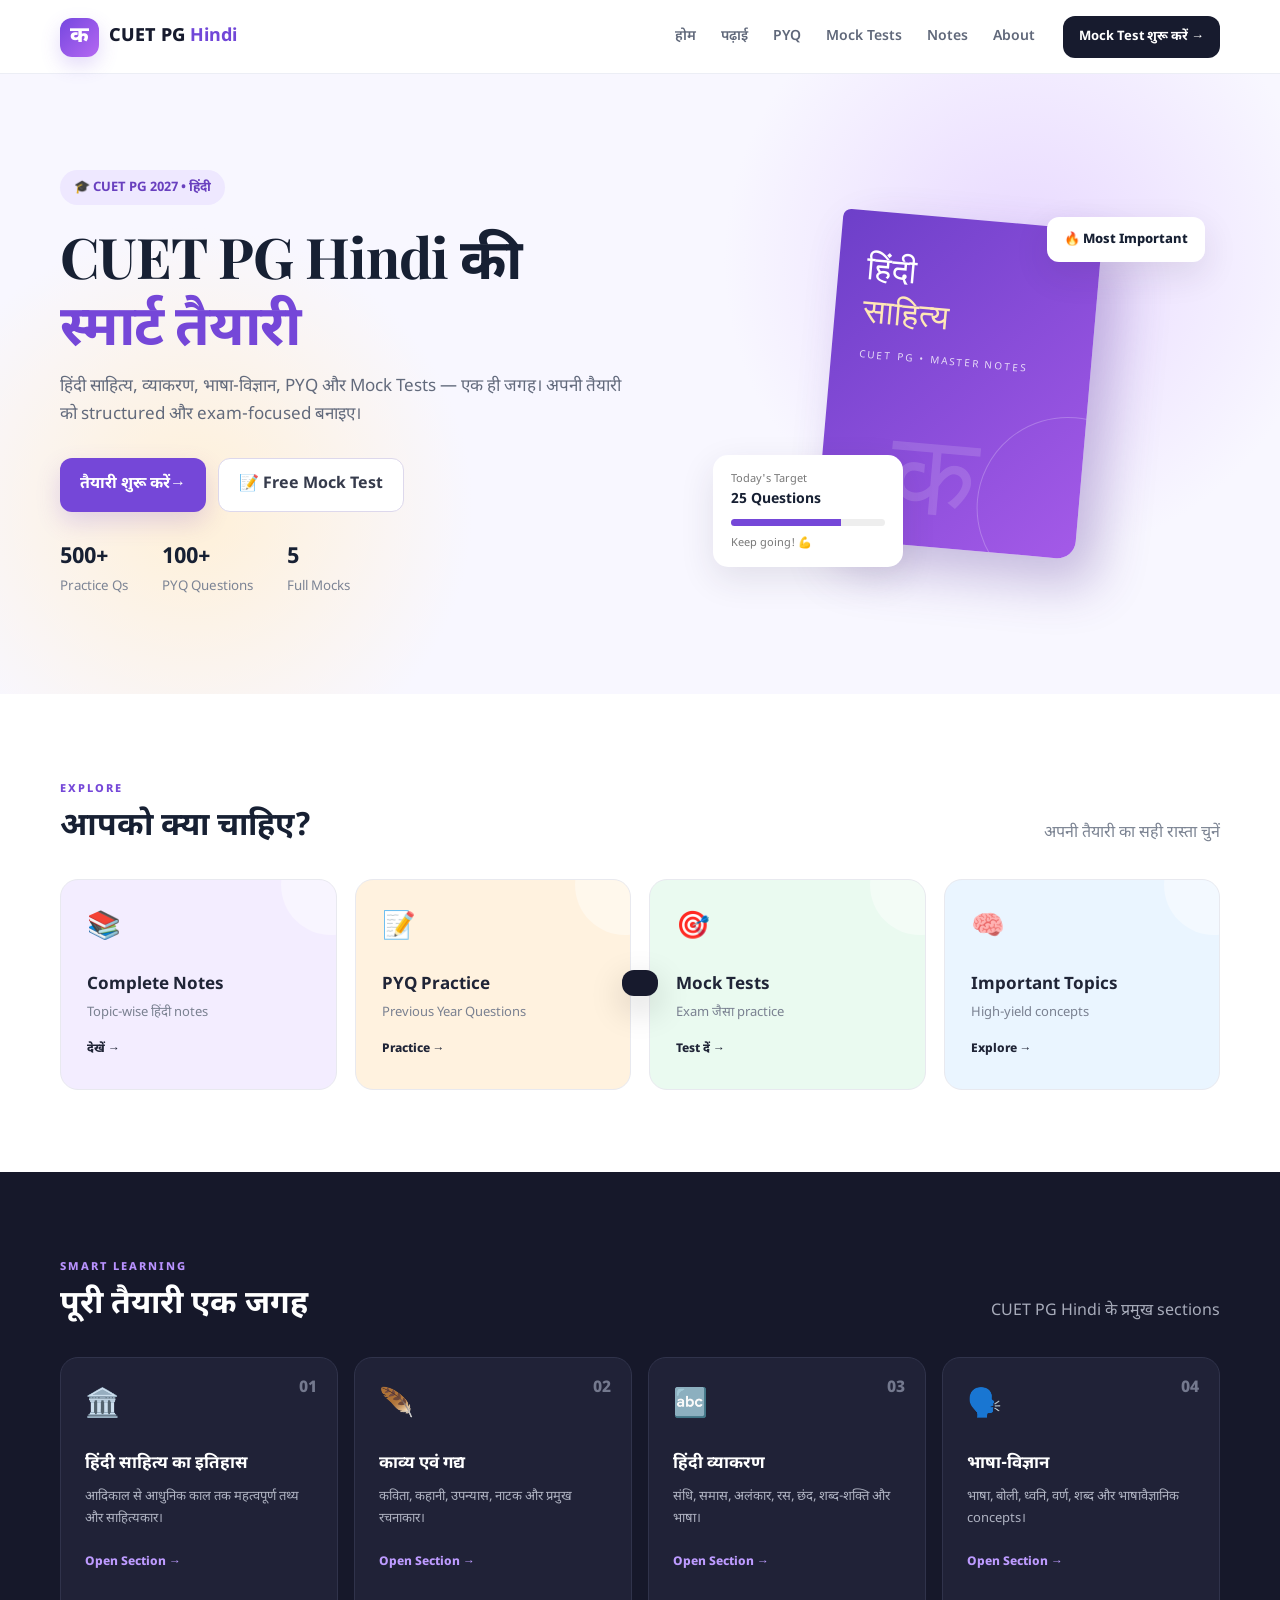
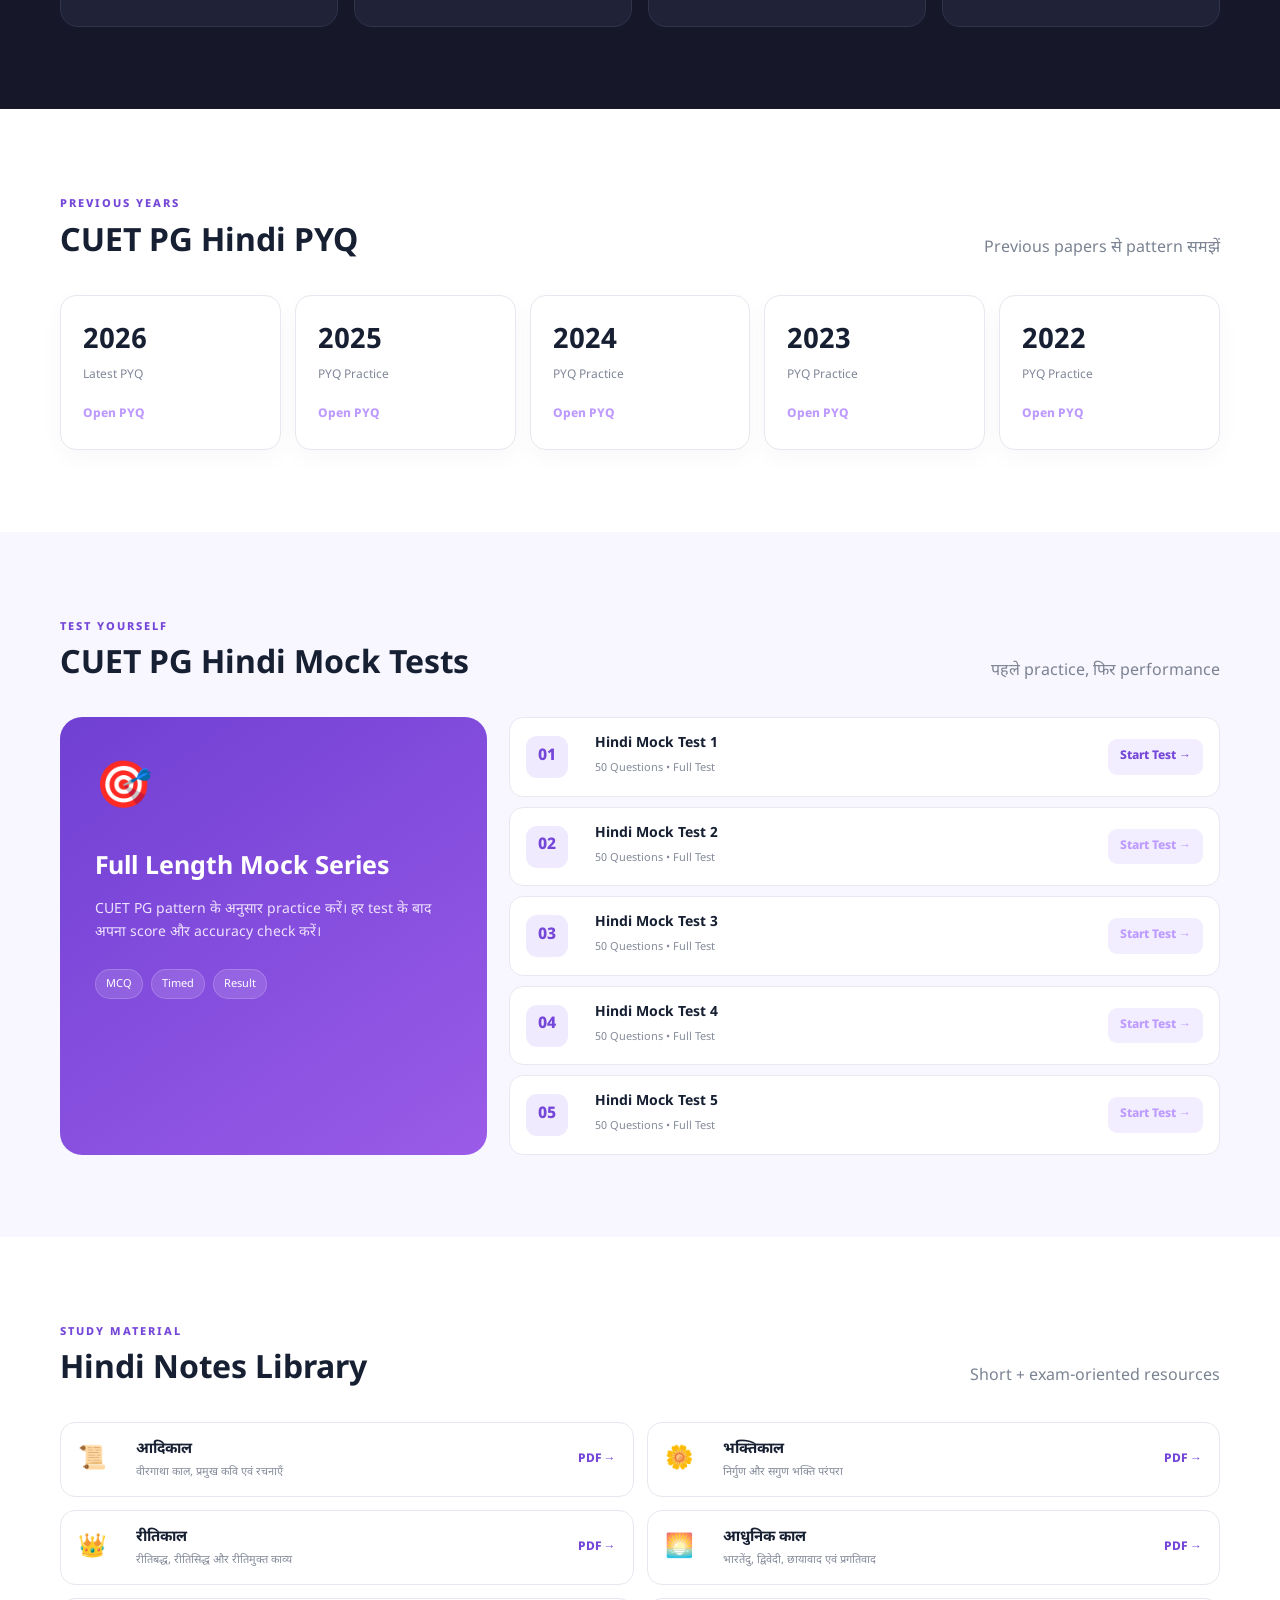
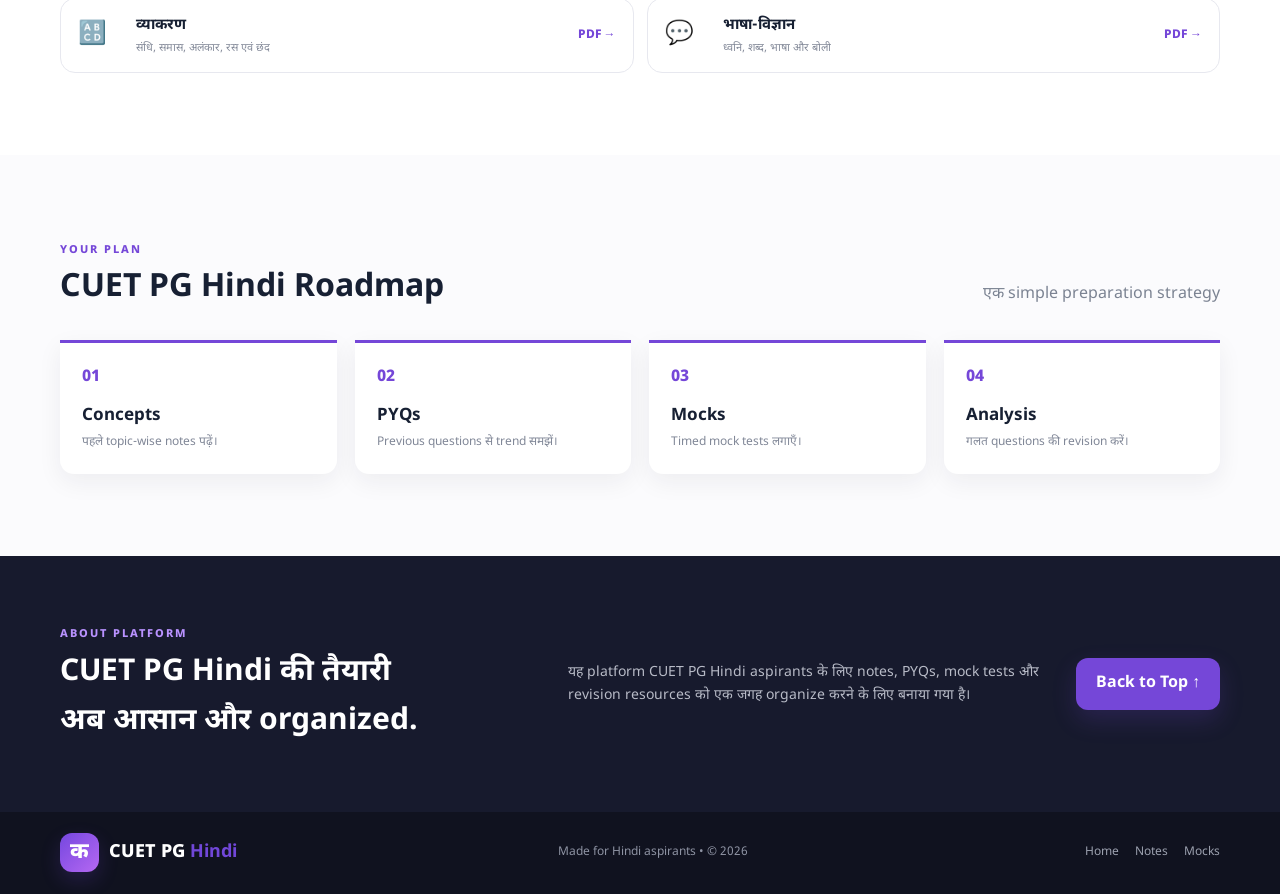
<file: index.html>
<!DOCTYPE html>
<html lang="hi">
<head>
<meta charset="UTF-8">
<meta name="viewport" content="width=device-width, initial-scale=1.0">
<meta name="description" content="CUET PG Hindi - Notes, PYQs, Mock Tests, Hindi Literature, Grammar and preparation resources.">
<title>CUET PG Hindi | Complete Preparation Platform</title>
<link rel="preconnect" href="https://fonts.googleapis.com">
<link rel="preconnect" href="https://fonts.gstatic.com" crossorigin>
<link href="https://fonts.googleapis.com/css2?family=Noto+Sans+Devanagari:wght@400;500;600;700;800&family=Playfair+Display:wght@700;800&display=swap" rel="stylesheet">
<link rel="stylesheet" href="style.css">
</head>
<body>
<header class="topbar">
  <div class="container nav">
    <a class="brand" href="#home"><span class="brand-mark">क</span><span>CUET PG <b>Hindi</b></span></a>
    <button class="menu-btn" id="menuBtn">☰</button>
    <nav id="navLinks">
      <a href="#home">होम</a><a href="#courses">पढ़ाई</a><a href="#pyq">PYQ</a>
      <a href="#mock">Mock Tests</a><a href="#notes">Notes</a><a href="#about">About</a>
    </nav>
    <a class="nav-cta" href="#mock">Mock Test शुरू करें →</a>
  </div>
</header>

<main id="home">
<section class="hero">
  <div class="hero-bg"></div>
  <div class="container hero-grid">
    <div class="hero-copy">
      <div class="pill">🎓 CUET PG 2027 • हिंदी</div>
      <h1>CUET PG Hindi की<br><span>स्मार्ट तैयारी</span></h1>
      <p>हिंदी साहित्य, व्याकरण, भाषा-विज्ञान, PYQ और Mock Tests — एक ही जगह। अपनी तैयारी को structured और exam-focused बनाइए।</p>
      <div class="hero-buttons">
        <a class="btn primary" href="#courses">तैयारी शुरू करें <span>→</span></a>
        <a class="btn ghost" href="#mock">📝 Free Mock Test</a>
      </div>
      <div class="mini-stats">
        <div><strong>500+</strong><small>Practice Qs</small></div>
        <div><strong>100+</strong><small>PYQ Questions</small></div>
        <div><strong>5</strong><small>Full Mocks</small></div>
      </div>
    </div>
    <div class="hero-card">
      <div class="floating top">🔥 Most Important</div>
      <div class="book">
        <div class="book-title">हिंदी<br><span>साहित्य</span></div>
        <div class="book-sub">CUET PG • MASTER NOTES</div>
        <div class="book-symbol">क</div>
      </div>
      <div class="score-card"><span>Today's Target</span><b>25 Questions</b><div class="progress"><i></i></div><small>Keep going! 💪</small></div>
    </div>
  </div>
</section>

<section class="section quick">
<div class="container">
  <div class="section-head"><div><span class="eyebrow">EXPLORE</span><h2>आपको क्या चाहिए?</h2></div><p>अपनी तैयारी का सही रास्ता चुनें</p></div>
  <div class="card-grid four">
    <a class="feature-card purple" href="#notes"><div class="icon">📚</div><h3>Complete Notes</h3><p>Topic-wise हिंदी notes</p><span>देखें →</span></a>
    <a class="feature-card orange" href="#pyq"><div class="icon">📝</div><h3>PYQ Practice</h3><p>Previous Year Questions</p><span>Practice →</span></a>
    <a class="feature-card green" href="#mock"><div class="icon">🎯</div><h3>Mock Tests</h3><p>Exam जैसा practice</p><span>Test दें →</span></a>
    <a class="feature-card blue" href="#courses"><div class="icon">🧠</div><h3>Important Topics</h3><p>High-yield concepts</p><span>Explore →</span></a>
  </div>
</div>
</section>

<section id="courses" class="section dark-section">
<div class="container">
  <div class="section-head light"><div><span class="eyebrow">SMART LEARNING</span><h2>पूरी तैयारी एक जगह</h2></div><p>CUET PG Hindi के प्रमुख sections</p></div>
  <div class="course-grid">
    <article class="course-card"><span class="num">01</span><div class="course-icon">🏛️</div><h3>हिंदी साहित्य का इतिहास</h3><p>आदिकाल से आधुनिक काल तक महत्वपूर्ण तथ्य और साहित्यकार।</p><button onclick="showToast('साहित्य इतिहास section जल्द जोड़ा जाएगा')">Open Section →</button></article>
    <article class="course-card"><span class="num">02</span><div class="course-icon">🪶</div><h3>काव्य एवं गद्य</h3><p>कविता, कहानी, उपन्यास, नाटक और प्रमुख रचनाकार।</p><button onclick="showToast('काव्य एवं गद्य section जल्द जोड़ा जाएगा')">Open Section →</button></article>
    <article class="course-card"><span class="num">03</span><div class="course-icon">🔤</div><h3>हिंदी व्याकरण</h3><p>संधि, समास, अलंकार, रस, छंद, शब्द-शक्ति और भाषा।</p><button onclick="showToast('व्याकरण section जल्द जोड़ा जाएगा')">Open Section →</button></article>
    <article class="course-card"><span class="num">04</span><div class="course-icon">🗣️</div><h3>भाषा-विज्ञान</h3><p>भाषा, बोली, ध्वनि, वर्ण, शब्द और भाषावैज्ञानिक concepts।</p><button onclick="showToast('भाषा-विज्ञान section जल्द जोड़ा जाएगा')">Open Section →</button></article>
  </div>
</div>
</section>

<section id="pyq" class="section">
<div class="container">
  <div class="section-head"><div><span class="eyebrow">PREVIOUS YEARS</span><h2>CUET PG Hindi PYQ</h2></div><p>Previous papers से pattern समझें</p></div>
  <div class="year-grid">
    <div class="year-card"><b>2026</b><span>Latest PYQ</span><button onclick="showToast('2026 PYQ PDF यहाँ link करें')">Open PYQ</button></div>
    <div class="year-card"><b>2025</b><span>PYQ Practice</span><button onclick="showToast('2025 PYQ PDF यहाँ link करें')">Open PYQ</button></div>
    <div class="year-card"><b>2024</b><span>PYQ Practice</span><button onclick="showToast('2024 PYQ PDF यहाँ link करें')">Open PYQ</button></div>
    <div class="year-card"><b>2023</b><span>PYQ Practice</span><button onclick="showToast('2023 PYQ PDF यहाँ link करें')">Open PYQ</button></div>
    <div class="year-card"><b>2022</b><span>PYQ Practice</span><button onclick="showToast('2022 PYQ PDF यहाँ link करें')">Open PYQ</button></div>
  </div>
</div>
</section>

<section id="mock" class="section mock-section">
<div class="container">
  <div class="section-head"><div><span class="eyebrow">TEST YOURSELF</span><h2>CUET PG Hindi Mock Tests</h2></div><p>पहले practice, फिर performance</p></div>
  <div class="mock-layout">
    <div class="mock-info"><div class="big-icon">🎯</div><h3>Full Length Mock Series</h3><p>CUET PG pattern के अनुसार practice करें। हर test के बाद अपना score और accuracy check करें।</p><div class="tags"><span>MCQ</span><span>Timed</span><span>Result</span></div></div>
    <div class="mock-list">
      <div class="mock-row"><div class="test-no">01</div><div><b>Hindi Mock Test 1</b><small>50 Questions • Full Test</small></div><a class="mock-start" href="test1/index.html">Start Test →</a></div>
      <div class="mock-row"><div class="test-no">02</div><div><b>Hindi Mock Test 2</b><small>50 Questions • Full Test</small></div><button onclick="startMock(2)">Start Test →</button></div>
      <div class="mock-row"><div class="test-no">03</div><div><b>Hindi Mock Test 3</b><small>50 Questions • Full Test</small></div><button onclick="startMock(3)">Start Test →</button></div>
      <div class="mock-row"><div class="test-no">04</div><div><b>Hindi Mock Test 4</b><small>50 Questions • Full Test</small></div><button onclick="startMock(4)">Start Test →</button></div>
      <div class="mock-row"><div class="test-no">05</div><div><b>Hindi Mock Test 5</b><small>50 Questions • Full Test</small></div><button onclick="startMock(5)">Start Test →</button></div>
    </div>
  </div>
</div>
</section>

<section id="notes" class="section">
<div class="container">
  <div class="section-head"><div><span class="eyebrow">STUDY MATERIAL</span><h2>Hindi Notes Library</h2></div><p>Short + exam-oriented resources</p></div>
  <div class="notes-grid">
    <div class="note-card"><span>📜</span><div><h3>आदिकाल</h3><p>वीरगाथा काल, प्रमुख कवि एवं रचनाएँ</p></div><button onclick="showToast('PDF link यहाँ जोड़ें')">PDF →</button></div>
    <div class="note-card"><span>🌼</span><div><h3>भक्तिकाल</h3><p>निर्गुण और सगुण भक्ति परंपरा</p></div><button onclick="showToast('PDF link यहाँ जोड़ें')">PDF →</button></div>
    <div class="note-card"><span>👑</span><div><h3>रीतिकाल</h3><p>रीतिबद्ध, रीतिसिद्ध और रीतिमुक्त काव्य</p></div><button onclick="showToast('PDF link यहाँ जोड़ें')">PDF →</button></div>
    <div class="note-card"><span>🌅</span><div><h3>आधुनिक काल</h3><p>भारतेंदु, द्विवेदी, छायावाद एवं प्रगतिवाद</p></div><button onclick="showToast('PDF link यहाँ जोड़ें')">PDF →</button></div>
    <div class="note-card"><span>🔠</span><div><h3>व्याकरण</h3><p>संधि, समास, अलंकार, रस एवं छंद</p></div><button onclick="showToast('PDF link यहाँ जोड़ें')">PDF →</button></div>
    <div class="note-card"><span>💬</span><div><h3>भाषा-विज्ञान</h3><p>ध्वनि, शब्द, भाषा और बोली</p></div><button onclick="showToast('PDF link यहाँ जोड़ें')">PDF →</button></div>
  </div>
</div>
</section>

<section class="section roadmap">
<div class="container">
<div class="section-head"><div><span class="eyebrow">YOUR PLAN</span><h2>CUET PG Hindi Roadmap</h2></div><p>एक simple preparation strategy</p></div>
<div class="steps">
  <div><span>01</span><h3>Concepts</h3><p>पहले topic-wise notes पढ़ें।</p></div>
  <div><span>02</span><h3>PYQs</h3><p>Previous questions से trend समझें।</p></div>
  <div><span>03</span><h3>Mocks</h3><p>Timed mock tests लगाएँ।</p></div>
  <div><span>04</span><h3>Analysis</h3><p>गलत questions की revision करें।</p></div>
</div>
</div>
</section>

<section id="about" class="about">
<div class="container about-inner">
<div><span class="eyebrow">ABOUT PLATFORM</span><h2>CUET PG Hindi की तैयारी<br>अब आसान और organized.</h2></div>
<p>यह platform CUET PG Hindi aspirants के लिए notes, PYQs, mock tests और revision resources को एक जगह organize करने के लिए बनाया गया है।</p>
<a class="btn primary" href="#home">Back to Top ↑</a>
</div>
</section>
</main>

<footer><div class="container footer"><div class="brand"><span class="brand-mark">क</span><span>CUET PG <b>Hindi</b></span></div><p>Made for Hindi aspirants • © 2026</p><div><a href="#home">Home</a><a href="#notes">Notes</a><a href="#mock">Mocks</a></div></div></footer>

<div class="toast" id="toast"></div>
<script src="script.js"></script>
</body>
</html>
</file>
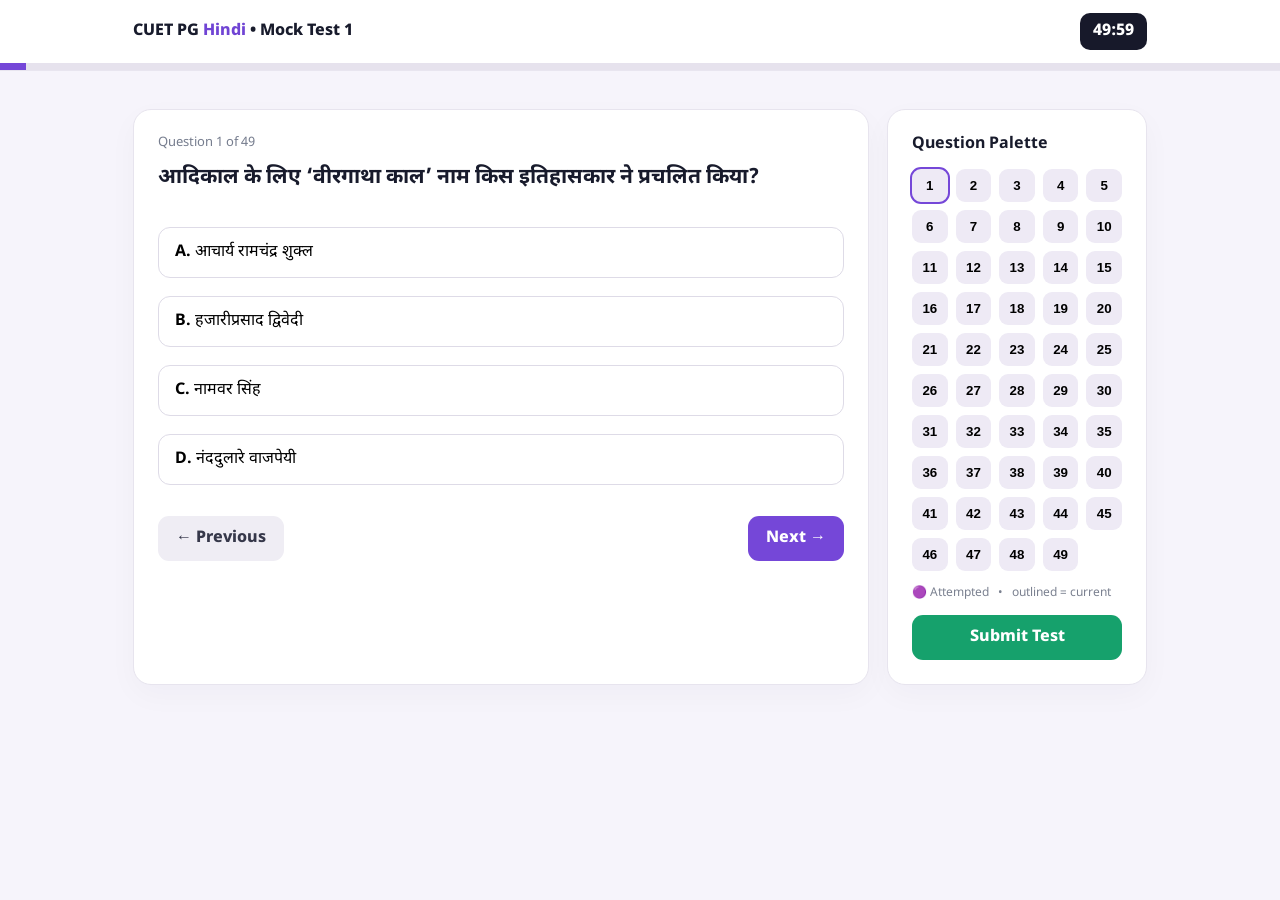
<file: test1/index.html>
<!DOCTYPE html>
<html lang="hi">
<head>
<meta charset="UTF-8"><meta name="viewport" content="width=device-width,initial-scale=1.0">
<title>CUET PG Hindi — Mock Test 1</title>
<link rel="preconnect" href="https://fonts.googleapis.com"><link rel="preconnect" href="https://fonts.gstatic.com" crossorigin>
<link href="https://fonts.googleapis.com/css2?family=Noto+Sans+Devanagari:wght@400;600;700;800&display=swap" rel="stylesheet">
<style>
*{box-sizing:border-box}body{margin:0;background:#f6f4fb;color:#181b2c;font-family:"Noto Sans Devanagari",sans-serif}.wrap{max-width:1050px;margin:auto;padding:18px}.top{background:#fff;border-bottom:1px solid #e8e5ef;position:sticky;top:0;z-index:5}.bar{max-width:1050px;margin:auto;padding:13px 18px;display:flex;align-items:center;justify-content:space-between;gap:12px}.brand{font-weight:800}.brand span{color:#7044d4}.timer{background:#17192a;color:#fff;padding:8px 13px;border-radius:10px;font-weight:800}.progress{height:7px;background:#e6e2ed}.progress i{display:block;height:100%;background:#7547d8;width:0}.layout{display:grid;grid-template-columns:1fr 260px;gap:18px;margin-top:20px}.card,.palette{background:#fff;border:1px solid #e7e4ee;border-radius:18px;padding:24px;box-shadow:0 10px 30px #21183b08}.meta{color:#767d8e;font-size:13px;margin-bottom:10px}.q{font-size:21px;font-weight:700;line-height:1.65;margin:10px 0 22px}.option{width:100%;text-align:left;padding:14px 16px;margin:9px 0;border:1px solid #dedbe7;background:#fff;border-radius:12px;font:inherit;cursor:pointer}.option:hover{border-color:#8a62df;background:#faf8ff}.option.selected{border-color:#7547d8;background:#f1ecff}.nav{display:flex;justify-content:space-between;gap:10px;margin-top:22px}.btn{border:0;border-radius:11px;padding:12px 18px;font:inherit;font-weight:800;cursor:pointer}.primary{background:#7547d8;color:white}.secondary{background:#efedf4;color:#36384a}.submit{background:#16a16c;color:#fff;width:100%;margin-top:14px}.grid{display:grid;grid-template-columns:repeat(5,1fr);gap:8px;margin-top:14px}.dot{border:0;background:#eeeaf5;border-radius:9px;padding:9px;cursor:pointer;font-weight:700}.dot.done{background:#dcd0fb}.dot.current{outline:2px solid #7547d8}.legend{font-size:12px;color:#7b8190;margin-top:14px}.result{display:none}.score{font-size:42px;font-weight:800;color:#7547d8}.result h2{margin-top:0}.review{margin-top:18px}.review-item{border-top:1px solid #eceaf0;padding:16px 0}.correct{color:#16875d;font-weight:700}.wrong{color:#d84d58;font-weight:700}.restart{margin-top:18px}.small{font-size:12px;color:#777f90}.toast{position:fixed;bottom:20px;left:50%;transform:translateX(-50%);background:#17192a;color:#fff;padding:11px 16px;border-radius:10px;display:none}
@media(max-width:780px){.layout{grid-template-columns:1fr}.palette{order:-1}.grid{grid-template-columns:repeat(10,1fr)}.q{font-size:18px}.bar{padding:11px 14px}}
</style></head>
<body>
<header class="top"><div class="bar"><div class="brand">CUET PG <span>Hindi</span> • Mock Test 1</div><div class="timer" id="timer">50:00</div></div><div class="progress"><i id="progress"></i></div></header>
<main class="wrap">
<div id="exam" class="layout">
<section class="card"><div class="meta" id="meta"></div><div class="q" id="question"></div><div id="options"></div>
<div class="nav"><button class="btn secondary" id="prev">← Previous</button><button class="btn primary" id="next">Next →</button></div></section>
<aside class="palette"><b>Question Palette</b><div class="grid" id="palette"></div><div class="legend">🟣 Attempted &nbsp; • &nbsp; outlined = current</div><button class="btn submit" id="submit">Submit Test</button></aside>
</div>
<section id="result" class="card result">
<h2>Test Result</h2><div class="score" id="score"></div><p id="summary"></p>
<div class="review" id="review"></div><button class="btn primary restart" onclick="location.reload()">Retake Test</button>
</section>
</main><div class="toast" id="toast"></div>
<script src="questions.js"></script><script src="test.js"></script>
</body></html>
</file>
<file: style.css>
*{box-sizing:border-box;margin:0;padding:0}html{scroll-behavior:smooth}body{font-family:"Noto Sans Devanagari",sans-serif;color:#172033;background:#fff;line-height:1.65}.container{width:min(1160px,92%);margin:auto}.topbar{height:74px;background:rgba(255,255,255,.94);backdrop-filter:blur(14px);position:sticky;top:0;z-index:100;border-bottom:1px solid #eceef5}.nav{height:74px;display:flex;align-items:center;gap:28px}.brand{display:flex;align-items:center;gap:10px;text-decoration:none;color:#171b2e;font-weight:800;font-size:18px;white-space:nowrap}.brand b{color:#7147d8}.brand-mark{width:39px;height:39px;border-radius:12px;background:linear-gradient(135deg,#7547df,#b568f2);color:#fff;display:grid;place-items:center;font-size:22px;box-shadow:0 8px 20px #7547df33}.nav nav{display:flex;gap:25px;margin-left:auto}.nav nav a{color:#60687a;text-decoration:none;font-weight:600;font-size:14px}.nav nav a:hover{color:#7147d8}.nav-cta,.btn{display:inline-flex;align-items:center;justify-content:center;text-decoration:none;border-radius:12px;font-weight:700}.nav-cta{background:#171b2e;color:white;padding:10px 16px;font-size:13px}.menu-btn{display:none;border:0;background:#f3f1fa;border-radius:9px;padding:8px 11px;font-size:20px}.hero{position:relative;overflow:hidden;background:#f8f7ff;min-height:620px;display:flex;align-items:center}.hero-bg{position:absolute;inset:0;background:radial-gradient(circle at 80% 30%,#e8d8ff 0,transparent 27%),radial-gradient(circle at 15% 70%,#fff0d7 0,transparent 24%)}.hero-grid{position:relative;display:grid;grid-template-columns:1.05fr .95fr;gap:60px;align-items:center;padding:78px 0}.pill{display:inline-block;background:#eee8ff;color:#6940bf;padding:7px 14px;border-radius:30px;font-size:13px;font-weight:700;margin-bottom:18px}.hero h1{font-family:"Playfair Display","Noto Sans Devanagari",serif;font-size:56px;line-height:1.18;letter-spacing:-1px;margin-bottom:18px}.hero h1 span{color:#7547d8}.hero p{color:#626a7c;font-size:17px;max-width:600px}.hero-buttons{display:flex;gap:12px;margin:28px 0}.btn{padding:13px 20px}.primary{background:#7547d8;color:#fff;box-shadow:0 10px 25px #7547d833}.ghost{border:1px solid #ddd8ec;color:#363b4c;background:#fff}.mini-stats{display:flex;gap:34px;margin-top:28px}.mini-stats div{display:flex;flex-direction:column}.mini-stats strong{font-size:22px}.mini-stats small{color:#7c8495}.hero-card{height:390px;position:relative;display:grid;place-items:center}.book{width:260px;height:330px;border-radius:8px 18px 18px 8px;background:linear-gradient(135deg,#6d3fc9,#a45ae8);color:white;padding:34px 28px;box-shadow:22px 25px 50px #5330934d;transform:rotate(5deg);position:relative;overflow:hidden}.book:after{content:"";position:absolute;width:180px;height:180px;border:1px solid #ffffff3b;border-radius:50%;right:-80px;bottom:-40px}.book-title{font-family:"Playfair Display",serif;font-size:34px;line-height:1.25}.book-title span{color:#ffe8b6}.book-sub{font-size:10px;letter-spacing:2px;margin-top:18px;opacity:.8}.book-symbol{font-family:serif;font-size:115px;position:absolute;bottom:-25px;left:70px;opacity:.14}.floating{position:absolute;z-index:2;background:white;padding:12px 17px;border-radius:12px;box-shadow:0 12px 35px #29213c1c;font-size:13px;font-weight:800}.floating.top{top:28px;right:15px}.score-card{position:absolute;bottom:12px;left:15px;background:white;border-radius:15px;padding:15px 18px;width:190px;box-shadow:0 12px 35px #29213c1c;display:flex;flex-direction:column}.score-card span,.score-card small{font-size:11px;color:#777}.score-card b{font-size:14px}.progress{height:7px;background:#eee;margin:8px 0;border-radius:20px;overflow:hidden}.progress i{display:block;height:100%;width:72%;background:#7547d8}.section{padding:82px 0}.section-head{display:flex;justify-content:space-between;align-items:end;margin-bottom:32px}.section-head h2{font-size:32px;line-height:1.25;margin-top:5px}.section-head p{color:#7b8392}.eyebrow{font-size:11px;color:#7547d8;letter-spacing:2px;font-weight:800}.card-grid{display:grid;gap:18px}.four{grid-template-columns:repeat(4,1fr)}.feature-card{padding:26px;border-radius:18px;text-decoration:none;color:#202537;border:1px solid #e8e9ef;transition:.25s;position:relative;overflow:hidden}.feature-card:hover{transform:translateY(-5px);box-shadow:0 18px 40px #25233a12}.feature-card:before{content:"";position:absolute;width:100px;height:100px;border-radius:50%;right:-45px;top:-45px;background:#ffffff66}.icon{font-size:27px;margin-bottom:20px}.feature-card h3{font-size:17px}.feature-card p{font-size:13px;color:#7a8191;margin:3px 0 13px}.feature-card span{font-size:12px;font-weight:800}.purple{background:#f3edff}.orange{background:#fff2df}.green{background:#eafaf0}.blue{background:#eaf5ff}.dark-section{background:#16182a;color:#fff}.section-head.light h2{color:white}.section-head.light p{color:#a8acbb}.section-head.light .eyebrow{color:#b992ff}.course-grid{display:grid;grid-template-columns:repeat(4,1fr);gap:16px}.course-card{background:#202237;border:1px solid #30334b;border-radius:18px;padding:24px;position:relative;min-height:270px}.course-card .num{position:absolute;right:20px;top:18px;color:#74798e;font-weight:800}.course-icon{font-size:28px;margin-bottom:22px}.course-card h3{font-size:17px}.course-card p{font-size:13px;color:#aeb2c1;margin:8px 0 20px}.course-card button,.year-card button,.mock-row button,.note-card button{border:0;background:transparent;color:#bd9bff;font:inherit;font-weight:800;font-size:12px;cursor:pointer}.year-grid{display:grid;grid-template-columns:repeat(5,1fr);gap:14px}.year-card{padding:22px;border:1px solid #e7e8ef;border-radius:16px;background:#fff;box-shadow:0 8px 25px #25233a08}.year-card b{font-size:28px;display:block}.year-card span{display:block;color:#808798;font-size:12px;margin:2px 0 15px}.mock-section{background:#f8f6ff}.mock-layout{display:grid;grid-template-columns:.75fr 1.25fr;gap:22px}.mock-info{background:linear-gradient(145deg,#7040d3,#9a5be8);color:white;border-radius:22px;padding:35px;min-height:350px}.big-icon{font-size:46px}.mock-info h3{font-size:25px;margin:20px 0 8px}.mock-info p{color:#eee2ff;font-size:14px}.tags{display:flex;gap:8px;margin-top:25px}.tags span{background:#ffffff20;border:1px solid #ffffff2d;padding:5px 10px;border-radius:20px;font-size:11px}.mock-list{display:flex;flex-direction:column;gap:10px}.mock-row{background:white;border:1px solid #e8e8f0;border-radius:14px;padding:14px 16px;display:grid;grid-template-columns:55px 1fr auto;align-items:center;gap:14px}.test-no{width:42px;height:42px;border-radius:11px;background:#f0eaff;color:#7547d8;display:grid;place-items:center;font-weight:800}.mock-row b{display:block;font-size:14px}.mock-row small{font-size:11px;color:#858b9a}.mock-row button{background:#f2edff;padding:8px 12px;border-radius:9px}.notes-grid{display:grid;grid-template-columns:repeat(2,1fr);gap:13px}.note-card{display:grid;grid-template-columns:44px 1fr auto;align-items:center;gap:14px;border:1px solid #e7e8ef;border-radius:15px;padding:15px 17px}.note-card>span{font-size:23px}.note-card h3{font-size:15px}.note-card p{font-size:11px;color:#858b9a}.note-card button{color:#7547d8}.roadmap{background:#fbfbfd}.steps{display:grid;grid-template-columns:repeat(4,1fr);gap:18px}.steps>div{padding:22px;border-top:3px solid #7547d8;background:#fff;border-radius:0 0 14px 14px;box-shadow:0 8px 24px #1f1b3210}.steps span{color:#7547d8;font-weight:800}.steps h3{font-size:17px;margin:10px 0 3px}.steps p{font-size:12px;color:#808797}.about{background:#171a2d;color:white;padding:65px 0}.about-inner{display:grid;grid-template-columns:1fr 1fr auto;gap:30px;align-items:center}.about h2{font-size:30px}.about p{color:#b8bbc7;font-size:14px}.about .eyebrow{color:#b992ff}footer{background:#10121f;color:#8e93a3}.footer{min-height:82px;display:flex;align-items:center;justify-content:space-between;gap:20px;font-size:12px}.footer .brand{color:white}.footer a{color:#9ca1af;text-decoration:none;margin-left:16px}.toast{position:fixed;bottom:24px;left:50%;transform:translate(-50%,120px);background:#171a2d;color:#fff;padding:13px 18px;border-radius:12px;box-shadow:0 12px 35px #0003;z-index:200;font-size:13px;transition:.3s}.toast.show{transform:translate(-50%,0)}@media(max-width:900px){.nav nav{display:none}.nav-cta{display:none}.menu-btn{display:block;margin-left:auto}.nav nav.open{display:flex;position:absolute;top:74px;left:0;right:0;background:white;padding:18px 5%;flex-direction:column;gap:13px;border-bottom:1px solid #eee}.hero-grid{grid-template-columns:1fr;text-align:center}.hero p{margin:auto}.hero-buttons,.mini-stats{justify-content:center}.hero-card{margin-top:-15px}.four,.course-grid{grid-template-columns:repeat(2,1fr)}.year-grid{grid-template-columns:repeat(3,1fr)}.mock-layout{grid-template-columns:1fr}.about-inner{grid-template-columns:1fr}}@media(max-width:600px){.hero{min-height:auto}.hero-grid{padding:55px 0}.hero h1{font-size:40px}.hero p{font-size:14px}.hero-buttons{flex-direction:column}.mini-stats{gap:20px}.hero-card{transform:scale(.82);margin:-20px 0 -30px}.section{padding:58px 0}.section-head{display:block}.section-head p{margin-top:7px}.section-head h2{font-size:26px}.four,.course-grid,.year-grid,.notes-grid,.steps{grid-template-columns:1fr}.mock-row{grid-template-columns:45px 1fr}.mock-row button{grid-column:2}.about-inner{grid-template-columns:1fr}.footer{padding:20px 0;flex-direction:column;text-align:center}.footer a{margin:0 8px}.brand{font-size:16px}.nav{gap:10px}}
.mock-start{display:inline-block;background:#f2edff;color:#7547d8;padding:8px 12px;border-radius:9px;text-decoration:none;font-weight:800;font-size:12px}.mock-start:hover{background:#7547d8;color:#fff}
</file>
